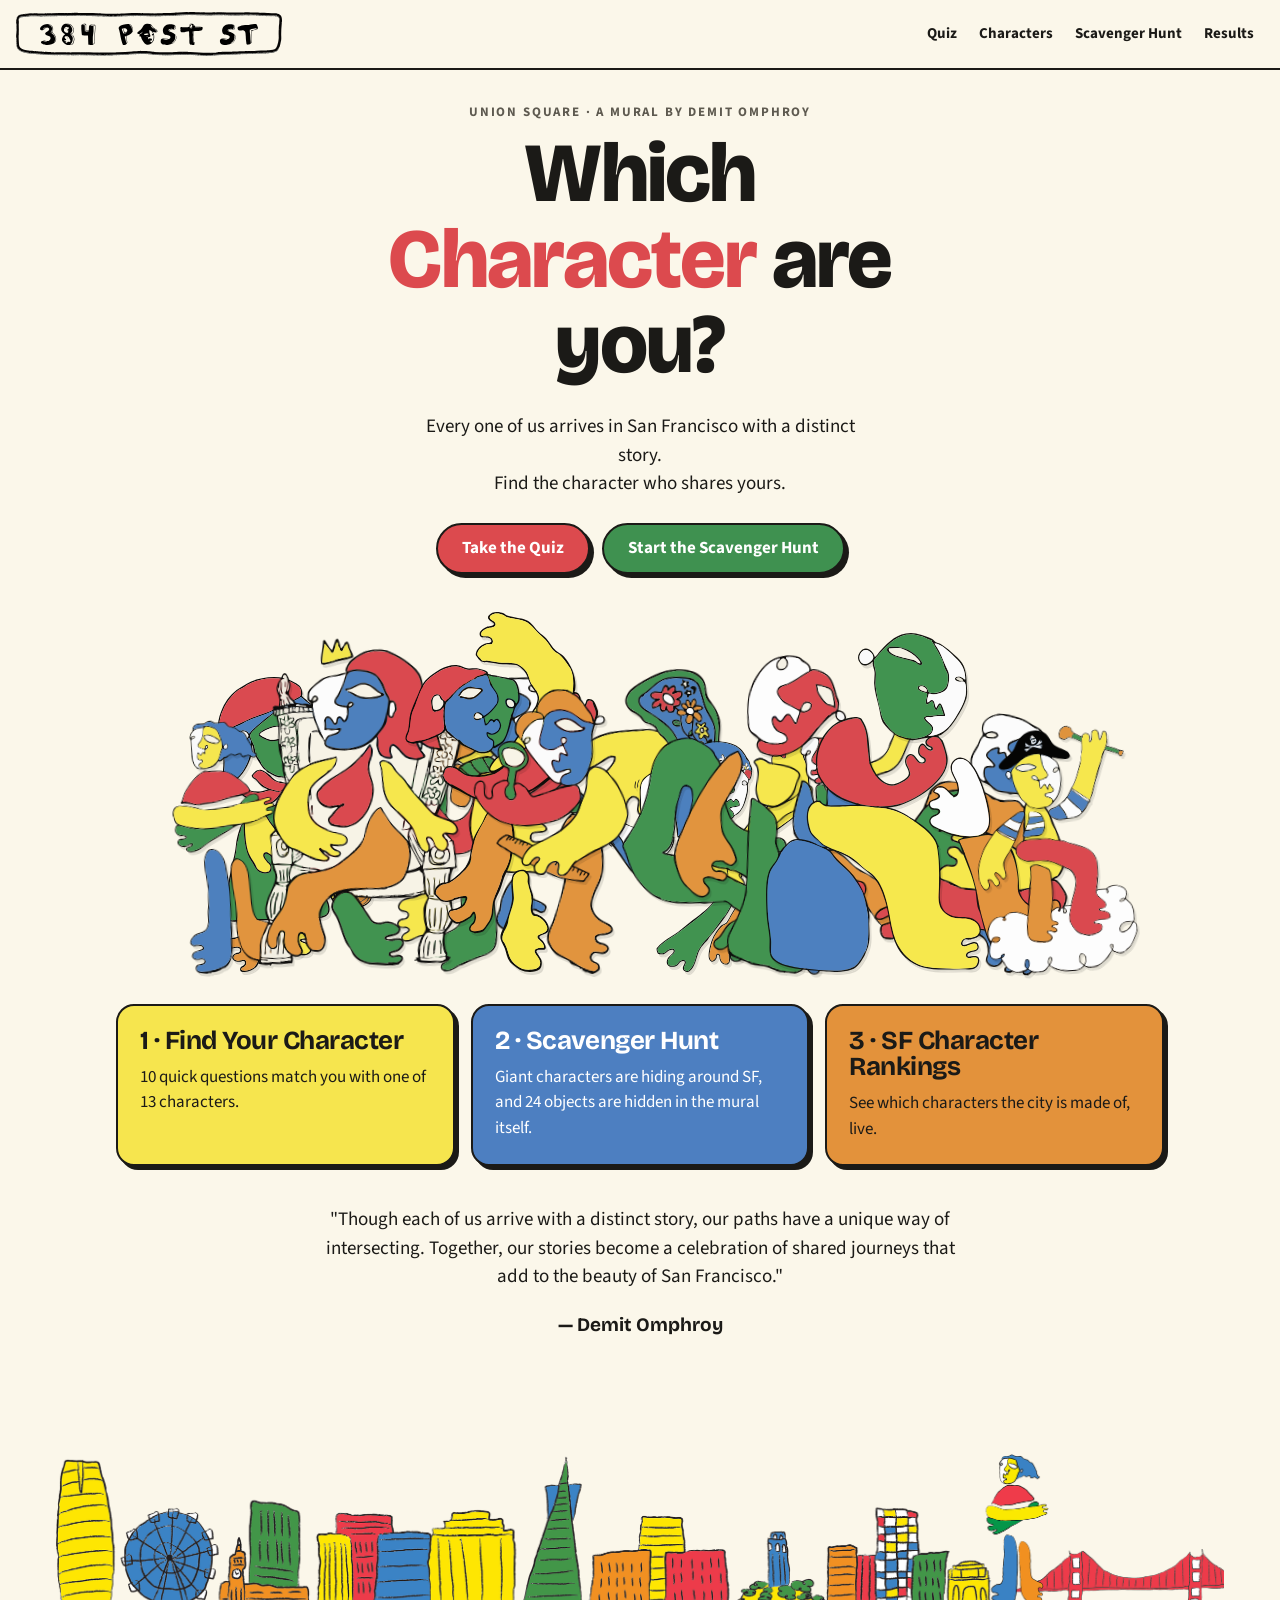
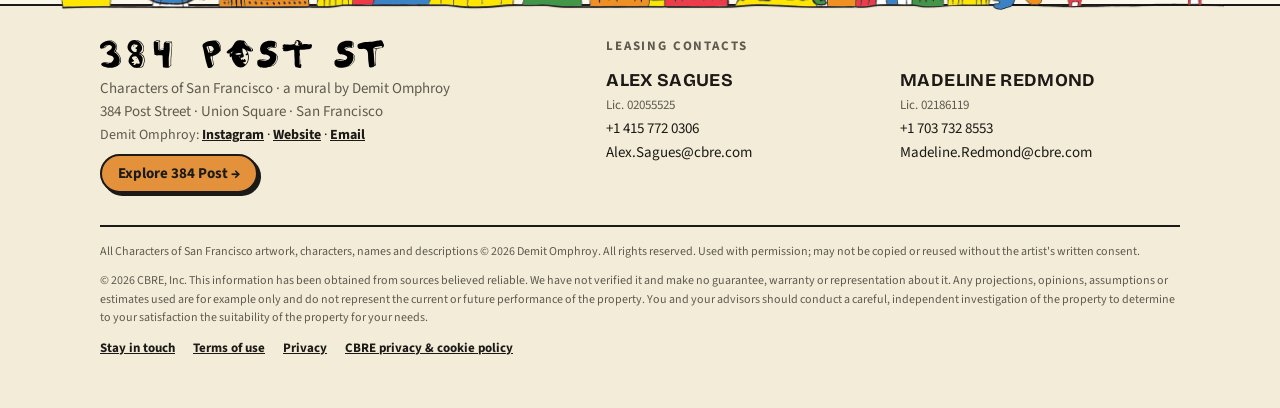
<file: index.html>
<!doctype html>
<html lang="en">
<head>
  <meta charset="utf-8">
  <meta name="viewport" content="width=device-width, initial-scale=1, viewport-fit=cover">
  <title>Characters of San Francisco · 384 Post</title>
  <meta name="description" content="Which Character of San Francisco are you? A mural by Demit Omphroy at 384 Post, Union Square.">
  <meta name="theme-color" content="#FBF7EA">
  <link rel="icon" href="favicon.svg" type="image/svg+xml">
  <link rel="icon" href="favicon-32.png" type="image/png" sizes="32x32">
  <link rel="apple-touch-icon" href="apple-touch-icon.png">
  <meta property="og:title" content="Which character are you?">
  <meta property="og:description" content="Take the quiz, then hunt for all 13 giant characters around San Francisco.">
  <meta property="og:image" content="https://384post.github.io/demit/assets/share/og-default.png">
  <meta property="og:url" content="https://384post.github.io/demit/">
  <meta name="twitter:card" content="summary_large_image">
  <link rel="preconnect" href="https://fonts.googleapis.com">
  <link rel="preconnect" href="https://fonts.gstatic.com" crossorigin>
  <link href="https://fonts.googleapis.com/css2?family=Bricolage+Grotesque:opsz,wght@12..96,500;12..96,700;12..96,800&family=Source+Sans+3:wght@400;600;700&display=swap" rel="stylesheet">
  <link rel="stylesheet" href="vendor/leaflet/leaflet.css">
  <link rel="stylesheet" href="css/style.css">
</head>
<body>
  <div id="testBanner" class="test-banner" hidden>
    TEST MODE · progress is simulated · <a href="#/test">turn off</a>
  </div>

  <header class="site-header">
    <a href="#/" class="logo" aria-label="384 Post St — home"><img src="assets/brand/384-post-border.svg" alt="384 Post St"></a>
    <nav class="nav">
      <a href="#/quiz" data-nav="quiz">Quiz</a>
      <a href="#/characters" data-nav="characters">Characters</a>
      <a href="#/hunt" data-nav="hunt">Scavenger Hunt</a>
      <a href="#/results" data-nav="results">Results</a>
    </nav>
  </header>

  <main id="app" tabindex="-1"></main>

  <div class="skyline" aria-hidden="true"><img src="assets/brand/skyline-level.png" alt="" loading="lazy"></div>
  <footer class="site-footer" id="siteFooter"></footer>

  <div id="modal" class="modal" hidden>
    <div class="modal-card" role="dialog" aria-modal="true"></div>
  </div>
  <div id="toast" class="toast" hidden></div>

  <script src="data/config.js"></script>
  <script src="vendor/leaflet/leaflet.js"></script>
  <script src="js/giftcode.js"></script>
  <script src="js/app.js"></script>
</body>
</html>
</file>
<file: vendor/leaflet/leaflet.css>
/* required styles */

.leaflet-pane,
.leaflet-tile,
.leaflet-marker-icon,
.leaflet-marker-shadow,
.leaflet-tile-container,
.leaflet-pane > svg,
.leaflet-pane > canvas,
.leaflet-zoom-box,
.leaflet-image-layer,
.leaflet-layer {
	position: absolute;
	left: 0;
	top: 0;
	}
.leaflet-container {
	overflow: hidden;
	}
.leaflet-tile,
.leaflet-marker-icon,
.leaflet-marker-shadow {
	-webkit-user-select: none;
	   -moz-user-select: none;
	        user-select: none;
	  -webkit-user-drag: none;
	}
/* Prevents IE11 from highlighting tiles in blue */
.leaflet-tile::selection {
	background: transparent;
}
/* Safari renders non-retina tile on retina better with this, but Chrome is worse */
.leaflet-safari .leaflet-tile {
	image-rendering: -webkit-optimize-contrast;
	}
/* hack that prevents hw layers "stretching" when loading new tiles */
.leaflet-safari .leaflet-tile-container {
	width: 1600px;
	height: 1600px;
	-webkit-transform-origin: 0 0;
	}
.leaflet-marker-icon,
.leaflet-marker-shadow {
	display: block;
	}
/* .leaflet-container svg: reset svg max-width decleration shipped in Joomla! (joomla.org) 3.x */
/* .leaflet-container img: map is broken in FF if you have max-width: 100% on tiles */
.leaflet-container .leaflet-overlay-pane svg {
	max-width: none !important;
	max-height: none !important;
	}
.leaflet-container .leaflet-marker-pane img,
.leaflet-container .leaflet-shadow-pane img,
.leaflet-container .leaflet-tile-pane img,
.leaflet-container img.leaflet-image-layer,
.leaflet-container .leaflet-tile {
	max-width: none !important;
	max-height: none !important;
	width: auto;
	padding: 0;
	}

.leaflet-container img.leaflet-tile {
	/* See: https://bugs.chromium.org/p/chromium/issues/detail?id=600120 */
	mix-blend-mode: plus-lighter;
}

.leaflet-container.leaflet-touch-zoom {
	-ms-touch-action: pan-x pan-y;
	touch-action: pan-x pan-y;
	}
.leaflet-container.leaflet-touch-drag {
	-ms-touch-action: pinch-zoom;
	/* Fallback for FF which doesn't support pinch-zoom */
	touch-action: none;
	touch-action: pinch-zoom;
}
.leaflet-container.leaflet-touch-drag.leaflet-touch-zoom {
	-ms-touch-action: none;
	touch-action: none;
}
.leaflet-container {
	-webkit-tap-highlight-color: transparent;
}
.leaflet-container a {
	-webkit-tap-highlight-color: rgba(51, 181, 229, 0.4);
}
.leaflet-tile {
	filter: inherit;
	visibility: hidden;
	}
.leaflet-tile-loaded {
	visibility: inherit;
	}
.leaflet-zoom-box {
	width: 0;
	height: 0;
	-moz-box-sizing: border-box;
	     box-sizing: border-box;
	z-index: 800;
	}
/* workaround for https://bugzilla.mozilla.org/show_bug.cgi?id=888319 */
.leaflet-overlay-pane svg {
	-moz-user-select: none;
	}

.leaflet-pane         { z-index: 400; }

.leaflet-tile-pane    { z-index: 200; }
.leaflet-overlay-pane { z-index: 400; }
.leaflet-shadow-pane  { z-index: 500; }
.leaflet-marker-pane  { z-index: 600; }
.leaflet-tooltip-pane   { z-index: 650; }
.leaflet-popup-pane   { z-index: 700; }

.leaflet-map-pane canvas { z-index: 100; }
.leaflet-map-pane svg    { z-index: 200; }

.leaflet-vml-shape {
	width: 1px;
	height: 1px;
	}
.lvml {
	behavior: url(#default#VML);
	display: inline-block;
	position: absolute;
	}


/* control positioning */

.leaflet-control {
	position: relative;
	z-index: 800;
	pointer-events: visiblePainted; /* IE 9-10 doesn't have auto */
	pointer-events: auto;
	}
.leaflet-top,
.leaflet-bottom {
	position: absolute;
	z-index: 1000;
	pointer-events: none;
	}
.leaflet-top {
	top: 0;
	}
.leaflet-right {
	right: 0;
	}
.leaflet-bottom {
	bottom: 0;
	}
.leaflet-left {
	left: 0;
	}
.leaflet-control {
	float: left;
	clear: both;
	}
.leaflet-right .leaflet-control {
	float: right;
	}
.leaflet-top .leaflet-control {
	margin-top: 10px;
	}
.leaflet-bottom .leaflet-control {
	margin-bottom: 10px;
	}
.leaflet-left .leaflet-control {
	margin-left: 10px;
	}
.leaflet-right .leaflet-control {
	margin-right: 10px;
	}


/* zoom and fade animations */

.leaflet-fade-anim .leaflet-popup {
	opacity: 0;
	-webkit-transition: opacity 0.2s linear;
	   -moz-transition: opacity 0.2s linear;
	        transition: opacity 0.2s linear;
	}
.leaflet-fade-anim .leaflet-map-pane .leaflet-popup {
	opacity: 1;
	}
.leaflet-zoom-animated {
	-webkit-transform-origin: 0 0;
	    -ms-transform-origin: 0 0;
	        transform-origin: 0 0;
	}
svg.leaflet-zoom-animated {
	will-change: transform;
}

.leaflet-zoom-anim .leaflet-zoom-animated {
	-webkit-transition: -webkit-transform 0.25s cubic-bezier(0,0,0.25,1);
	   -moz-transition:    -moz-transform 0.25s cubic-bezier(0,0,0.25,1);
	        transition:         transform 0.25s cubic-bezier(0,0,0.25,1);
	}
.leaflet-zoom-anim .leaflet-tile,
.leaflet-pan-anim .leaflet-tile {
	-webkit-transition: none;
	   -moz-transition: none;
	        transition: none;
	}

.leaflet-zoom-anim .leaflet-zoom-hide {
	visibility: hidden;
	}


/* cursors */

.leaflet-interactive {
	cursor: pointer;
	}
.leaflet-grab {
	cursor: -webkit-grab;
	cursor:    -moz-grab;
	cursor:         grab;
	}
.leaflet-crosshair,
.leaflet-crosshair .leaflet-interactive {
	cursor: crosshair;
	}
.leaflet-popup-pane,
.leaflet-control {
	cursor: auto;
	}
.leaflet-dragging .leaflet-grab,
.leaflet-dragging .leaflet-grab .leaflet-interactive,
.leaflet-dragging .leaflet-marker-draggable {
	cursor: move;
	cursor: -webkit-grabbing;
	cursor:    -moz-grabbing;
	cursor:         grabbing;
	}

/* marker & overlays interactivity */
.leaflet-marker-icon,
.leaflet-marker-shadow,
.leaflet-image-layer,
.leaflet-pane > svg path,
.leaflet-tile-container {
	pointer-events: none;
	}

.leaflet-marker-icon.leaflet-interactive,
.leaflet-image-layer.leaflet-interactive,
.leaflet-pane > svg path.leaflet-interactive,
svg.leaflet-image-layer.leaflet-interactive path {
	pointer-events: visiblePainted; /* IE 9-10 doesn't have auto */
	pointer-events: auto;
	}

/* visual tweaks */

.leaflet-container {
	background: #ddd;
	outline-offset: 1px;
	}
.leaflet-container a {
	color: #0078A8;
	}
.leaflet-zoom-box {
	border: 2px dotted #38f;
	background: rgba(255,255,255,0.5);
	}


/* general typography */
.leaflet-container {
	font-family: "Helvetica Neue", Arial, Helvetica, sans-serif;
	font-size: 12px;
	font-size: 0.75rem;
	line-height: 1.5;
	}


/* general toolbar styles */

.leaflet-bar {
	box-shadow: 0 1px 5px rgba(0,0,0,0.65);
	border-radius: 4px;
	}
.leaflet-bar a {
	background-color: #fff;
	border-bottom: 1px solid #ccc;
	width: 26px;
	height: 26px;
	line-height: 26px;
	display: block;
	text-align: center;
	text-decoration: none;
	color: black;
	}
.leaflet-bar a,
.leaflet-control-layers-toggle {
	background-position: 50% 50%;
	background-repeat: no-repeat;
	display: block;
	}
.leaflet-bar a:hover,
.leaflet-bar a:focus {
	background-color: #f4f4f4;
	}
.leaflet-bar a:first-child {
	border-top-left-radius: 4px;
	border-top-right-radius: 4px;
	}
.leaflet-bar a:last-child {
	border-bottom-left-radius: 4px;
	border-bottom-right-radius: 4px;
	border-bottom: none;
	}
.leaflet-bar a.leaflet-disabled {
	cursor: default;
	background-color: #f4f4f4;
	color: #bbb;
	}

.leaflet-touch .leaflet-bar a {
	width: 30px;
	height: 30px;
	line-height: 30px;
	}
.leaflet-touch .leaflet-bar a:first-child {
	border-top-left-radius: 2px;
	border-top-right-radius: 2px;
	}
.leaflet-touch .leaflet-bar a:last-child {
	border-bottom-left-radius: 2px;
	border-bottom-right-radius: 2px;
	}

/* zoom control */

.leaflet-control-zoom-in,
.leaflet-control-zoom-out {
	font: bold 18px 'Lucida Console', Monaco, monospace;
	text-indent: 1px;
	}

.leaflet-touch .leaflet-control-zoom-in, .leaflet-touch .leaflet-control-zoom-out  {
	font-size: 22px;
	}


/* layers control */

.leaflet-control-layers {
	box-shadow: 0 1px 5px rgba(0,0,0,0.4);
	background: #fff;
	border-radius: 5px;
	}
.leaflet-control-layers-toggle {
	background-image: url(images/layers.png);
	width: 36px;
	height: 36px;
	}
.leaflet-retina .leaflet-control-layers-toggle {
	background-image: url(images/layers-2x.png);
	background-size: 26px 26px;
	}
.leaflet-touch .leaflet-control-layers-toggle {
	width: 44px;
	height: 44px;
	}
.leaflet-control-layers .leaflet-control-layers-list,
.leaflet-control-layers-expanded .leaflet-control-layers-toggle {
	display: none;
	}
.leaflet-control-layers-expanded .leaflet-control-layers-list {
	display: block;
	position: relative;
	}
.leaflet-control-layers-expanded {
	padding: 6px 10px 6px 6px;
	color: #333;
	background: #fff;
	}
.leaflet-control-layers-scrollbar {
	overflow-y: scroll;
	overflow-x: hidden;
	padding-right: 5px;
	}
.leaflet-control-layers-selector {
	margin-top: 2px;
	position: relative;
	top: 1px;
	}
.leaflet-control-layers label {
	display: block;
	font-size: 13px;
	font-size: 1.08333em;
	}
.leaflet-control-layers-separator {
	height: 0;
	border-top: 1px solid #ddd;
	margin: 5px -10px 5px -6px;
	}

/* Default icon URLs */
.leaflet-default-icon-path { /* used only in path-guessing heuristic, see L.Icon.Default */
	background-image: url(images/marker-icon.png);
	}


/* attribution and scale controls */

.leaflet-container .leaflet-control-attribution {
	background: #fff;
	background: rgba(255, 255, 255, 0.8);
	margin: 0;
	}
.leaflet-control-attribution,
.leaflet-control-scale-line {
	padding: 0 5px;
	color: #333;
	line-height: 1.4;
	}
.leaflet-control-attribution a {
	text-decoration: none;
	}
.leaflet-control-attribution a:hover,
.leaflet-control-attribution a:focus {
	text-decoration: underline;
	}
.leaflet-attribution-flag {
	display: inline !important;
	vertical-align: baseline !important;
	width: 1em;
	height: 0.6669em;
	}
.leaflet-left .leaflet-control-scale {
	margin-left: 5px;
	}
.leaflet-bottom .leaflet-control-scale {
	margin-bottom: 5px;
	}
.leaflet-control-scale-line {
	border: 2px solid #777;
	border-top: none;
	line-height: 1.1;
	padding: 2px 5px 1px;
	white-space: nowrap;
	-moz-box-sizing: border-box;
	     box-sizing: border-box;
	background: rgba(255, 255, 255, 0.8);
	text-shadow: 1px 1px #fff;
	}
.leaflet-control-scale-line:not(:first-child) {
	border-top: 2px solid #777;
	border-bottom: none;
	margin-top: -2px;
	}
.leaflet-control-scale-line:not(:first-child):not(:last-child) {
	border-bottom: 2px solid #777;
	}

.leaflet-touch .leaflet-control-attribution,
.leaflet-touch .leaflet-control-layers,
.leaflet-touch .leaflet-bar {
	box-shadow: none;
	}
.leaflet-touch .leaflet-control-layers,
.leaflet-touch .leaflet-bar {
	border: 2px solid rgba(0,0,0,0.2);
	background-clip: padding-box;
	}


/* popup */

.leaflet-popup {
	position: absolute;
	text-align: center;
	margin-bottom: 20px;
	}
.leaflet-popup-content-wrapper {
	padding: 1px;
	text-align: left;
	border-radius: 12px;
	}
.leaflet-popup-content {
	margin: 13px 24px 13px 20px;
	line-height: 1.3;
	font-size: 13px;
	font-size: 1.08333em;
	min-height: 1px;
	}
.leaflet-popup-content p {
	margin: 17px 0;
	margin: 1.3em 0;
	}
.leaflet-popup-tip-container {
	width: 40px;
	height: 20px;
	position: absolute;
	left: 50%;
	margin-top: -1px;
	margin-left: -20px;
	overflow: hidden;
	pointer-events: none;
	}
.leaflet-popup-tip {
	width: 17px;
	height: 17px;
	padding: 1px;

	margin: -10px auto 0;
	pointer-events: auto;

	-webkit-transform: rotate(45deg);
	   -moz-transform: rotate(45deg);
	    -ms-transform: rotate(45deg);
	        transform: rotate(45deg);
	}
.leaflet-popup-content-wrapper,
.leaflet-popup-tip {
	background: white;
	color: #333;
	box-shadow: 0 3px 14px rgba(0,0,0,0.4);
	}
.leaflet-container a.leaflet-popup-close-button {
	position: absolute;
	top: 0;
	right: 0;
	border: none;
	text-align: center;
	width: 24px;
	height: 24px;
	font: 16px/24px Tahoma, Verdana, sans-serif;
	color: #757575;
	text-decoration: none;
	background: transparent;
	}
.leaflet-container a.leaflet-popup-close-button:hover,
.leaflet-container a.leaflet-popup-close-button:focus {
	color: #585858;
	}
.leaflet-popup-scrolled {
	overflow: auto;
	}

.leaflet-oldie .leaflet-popup-content-wrapper {
	-ms-zoom: 1;
	}
.leaflet-oldie .leaflet-popup-tip {
	width: 24px;
	margin: 0 auto;

	-ms-filter: "progid:DXImageTransform.Microsoft.Matrix(M11=0.70710678, M12=0.70710678, M21=-0.70710678, M22=0.70710678)";
	filter: progid:DXImageTransform.Microsoft.Matrix(M11=0.70710678, M12=0.70710678, M21=-0.70710678, M22=0.70710678);
	}

.leaflet-oldie .leaflet-control-zoom,
.leaflet-oldie .leaflet-control-layers,
.leaflet-oldie .leaflet-popup-content-wrapper,
.leaflet-oldie .leaflet-popup-tip {
	border: 1px solid #999;
	}


/* div icon */

.leaflet-div-icon {
	background: #fff;
	border: 1px solid #666;
	}


/* Tooltip */
/* Base styles for the element that has a tooltip */
.leaflet-tooltip {
	position: absolute;
	padding: 6px;
	background-color: #fff;
	border: 1px solid #fff;
	border-radius: 3px;
	color: #222;
	white-space: nowrap;
	-webkit-user-select: none;
	-moz-user-select: none;
	-ms-user-select: none;
	user-select: none;
	pointer-events: none;
	box-shadow: 0 1px 3px rgba(0,0,0,0.4);
	}
.leaflet-tooltip.leaflet-interactive {
	cursor: pointer;
	pointer-events: auto;
	}
.leaflet-tooltip-top:before,
.leaflet-tooltip-bottom:before,
.leaflet-tooltip-left:before,
.leaflet-tooltip-right:before {
	position: absolute;
	pointer-events: none;
	border: 6px solid transparent;
	background: transparent;
	content: "";
	}

/* Directions */

.leaflet-tooltip-bottom {
	margin-top: 6px;
}
.leaflet-tooltip-top {
	margin-top: -6px;
}
.leaflet-tooltip-bottom:before,
.leaflet-tooltip-top:before {
	left: 50%;
	margin-left: -6px;
	}
.leaflet-tooltip-top:before {
	bottom: 0;
	margin-bottom: -12px;
	border-top-color: #fff;
	}
.leaflet-tooltip-bottom:before {
	top: 0;
	margin-top: -12px;
	margin-left: -6px;
	border-bottom-color: #fff;
	}
.leaflet-tooltip-left {
	margin-left: -6px;
}
.leaflet-tooltip-right {
	margin-left: 6px;
}
.leaflet-tooltip-left:before,
.leaflet-tooltip-right:before {
	top: 50%;
	margin-top: -6px;
	}
.leaflet-tooltip-left:before {
	right: 0;
	margin-right: -12px;
	border-left-color: #fff;
	}
.leaflet-tooltip-right:before {
	left: 0;
	margin-left: -12px;
	border-right-color: #fff;
	}

/* Printing */

@media print {
	/* Prevent printers from removing background-images of controls. */
	.leaflet-control {
		-webkit-print-color-adjust: exact;
		print-color-adjust: exact;
		}
	}
</file>
<file: css/style.css>
/* 384 Post · Characters of San Francisco — styles
   Palette pulled from demit's mural: cream paper, ink outline, and his five paint colors. */
:root {
  --paper: #FBF7EA;
  --paper-2: #F3ECD8;
  --ink: #1B1A17;
  --ink-soft: #5E5A50;
  --red: #DC4A4E;
  --blue: #4D7FC1;
  --yellow: #F6E54E;
  --green: #3F9150;
  --orange: #E3923B;
  --radius: 18px;
  --line: 2.5px solid var(--ink);
  --shadow: 4px 4px 0 var(--ink);
  --display: "Bricolage Grotesque", "Arial Black", system-ui, sans-serif;
  --body: "Source Sans 3", system-ui, -apple-system, sans-serif;
}
* { box-sizing: border-box; }
html { -webkit-text-size-adjust: 100%; }
body {
  margin: 0; background: var(--paper); color: var(--ink);
  font: 17px/1.5 var(--body);
  min-height: 100vh; display: flex; flex-direction: column;
}
img { max-width: 100%; display: block; }
a { color: inherit; }
main { flex: 1; width: 100%; max-width: 1080px; margin: 0 auto; padding: 0 16px 48px; outline: none; }
h1, h2, h3 { font-family: var(--display); line-height: 1.02; margin: 0 0 .4em; letter-spacing: -.02em; }
h1 { font-size: clamp(40px, 9vw, 84px); font-weight: 800; }
h2 { font-size: clamp(28px, 6vw, 44px); font-weight: 800; }
h3 { font-size: 22px; font-weight: 700; }
p { margin: 0 0 1em; }
.eyebrow { font: 700 13px/1 var(--body); letter-spacing: .14em; text-transform: uppercase; color: var(--ink-soft); margin-bottom: 12px; }
.muted { color: var(--ink-soft); }
.center { text-align: center; }

/* ---------- Header / footer ---------- */
.site-header {
  position: sticky; top: 0; z-index: 900; background: var(--paper);
  display: flex; align-items: center; justify-content: space-between; gap: 12px;
  padding: 12px 16px; border-bottom: var(--line);
}
.logo { display: block; line-height: 0; flex-shrink: 0; }
.logo img { height: 44px; width: auto; }
.nav { display: flex; gap: 2px; }
/* Phones: demit's lettering gets its own row, menu underneath */
@media (max-width: 640px) {
  .site-header { position: static; flex-direction: column; gap: 10px; padding: 14px 12px 10px; }
  .logo img { height: 40px; }
  .nav { width: 100%; justify-content: space-between; }
}
.nav a { text-decoration: none; font-weight: 700; font-size: 15px; padding: 7px 10px; border-radius: 999px; }
.nav a.active { background: var(--ink); color: var(--paper); }
@media (max-width: 420px) { .nav a { padding: 7px 7px; font-size: 14px; } }
.site-footer { border-top: var(--line); padding: 20px 16px 32px; text-align: center; font-size: 14px; color: var(--ink-soft); }
.site-footer p { margin: 2px 0; }
.test-banner { background: var(--yellow); border-bottom: var(--line); text-align: center; font-weight: 700; font-size: 13px; padding: 6px; letter-spacing: .04em; }

/* ---------- Buttons ---------- */
.btn {
  display: inline-flex; align-items: center; justify-content: center; gap: 8px;
  font: 700 17px/1 var(--body); color: var(--ink); text-decoration: none;
  background: var(--yellow); border: var(--line); border-radius: 999px;
  padding: 15px 24px; box-shadow: var(--shadow); cursor: pointer;
  transition: transform .12s, box-shadow .12s; -webkit-tap-highlight-color: transparent;
}
.btn:hover { transform: translate(-1px, -1px); box-shadow: 5px 5px 0 var(--ink); }
.btn:active { transform: translate(3px, 3px); box-shadow: 1px 1px 0 var(--ink); }
.btn.red { background: var(--red); color: #fff; }
.btn.blue { background: var(--blue); color: #fff; }
.btn.green { background: var(--green); color: #fff; }
.btn.orange { background: var(--orange); }
.btn.ghost { background: var(--paper); }
.btn.small { font-size: 15px; padding: 10px 16px; box-shadow: 3px 3px 0 var(--ink); }
.btn[disabled] { opacity: .45; pointer-events: none; }
.btn-row { display: flex; flex-wrap: wrap; gap: 12px; }
.btn-row.center { justify-content: center; }
.linkish { background: none; border: 0; padding: 0; font: inherit; text-decoration: underline; cursor: pointer; color: var(--ink-soft); }

/* ---------- Home ---------- */
.hero { padding: 36px 0 12px; text-align: center; }
.hero h1 { max-width: 12ch; margin: 0 auto .3em; }
.hero h1 em { font-style: normal; color: var(--red); }
.hero p { max-width: 50ch; margin: 0 auto 24px; font-size: 19px; }
.parade { position: relative; height: clamp(220px, 42vw, 360px); margin: 8px auto 28px; max-width: 900px; }
.parade img { position: absolute; bottom: 0; height: var(--h); left: var(--x); transform: translateX(-50%) rotate(var(--r)); animation: bob 4s ease-in-out infinite; animation-delay: var(--d); filter: drop-shadow(2px 3px 0 rgba(0,0,0,.12)); }
@keyframes bob { 50% { transform: translateX(-50%) rotate(var(--r)) translateY(-8px); } }
.cards3 { display: grid; gap: 16px; grid-template-columns: repeat(auto-fit, minmax(240px, 1fr)); margin: 32px 0; }
.tile { border: var(--line); border-radius: var(--radius); padding: 22px; background: #fff; box-shadow: var(--shadow); text-decoration: none; display: block; }
.tile:nth-child(1) { background: var(--yellow); }
.tile:nth-child(2) { background: var(--blue); color: #fff; }
.tile:nth-child(3) { background: var(--orange); }
.tile h3 { font-size: 26px; }
.tile p { margin: 0; }
.statement { max-width: 640px; margin: 40px auto 0; text-align: center; font-size: 19px; }
.statement .sig { font-family: var(--display); font-weight: 700; }

/* ---------- Quiz ---------- */
.quiz { max-width: 640px; margin: 0 auto; padding-top: 28px; }
.quiz-progress { display: flex; gap: 6px; margin-bottom: 26px; }
.quiz-progress span { flex: 1; height: 8px; border-radius: 9px; border: 2px solid var(--ink); background: var(--paper); }
.quiz-progress span.done { background: var(--ink); }
.quiz-progress span.now { background: var(--yellow); }
.quiz h2 { margin-bottom: 22px; }
.answers { display: grid; gap: 12px; }
.answer {
  text-align: left; font: 600 18px/1.3 var(--body); color: var(--ink);
  background: #fff; border: var(--line); border-radius: 16px; padding: 18px 20px;
  box-shadow: 3px 3px 0 var(--ink); cursor: pointer; transition: transform .1s, background .15s;
}
.answer:nth-child(1):hover, .answer:nth-child(1).picked { background: var(--yellow); }
.answer:nth-child(2):hover, .answer:nth-child(2).picked { background: #A9C4EA; }
.answer:nth-child(3):hover, .answer:nth-child(3).picked { background: #F4B6A7; }
.answer:nth-child(4):hover, .answer:nth-child(4).picked { background: #A9D3B1; }
.answer:active { transform: translate(2px, 2px); box-shadow: 1px 1px 0 var(--ink); }
.quiz-nav { display: flex; justify-content: space-between; margin-top: 22px; }
.draft-tag { display: inline-block; font-size: 12px; font-weight: 700; border: 2px dashed var(--ink-soft); color: var(--ink-soft); border-radius: 6px; padding: 1px 6px; margin-bottom: 10px; }
.reveal { text-align: center; padding: 80px 0; }
.reveal .spin { width: 120px; height: 120px; margin: 0 auto 20px; border-radius: 50%; border: var(--line); background: conic-gradient(var(--red) 0 20%, var(--yellow) 0 40%, var(--blue) 0 60%, var(--green) 0 80%, var(--orange) 0); animation: spin 1s linear infinite; }
@keyframes spin { to { transform: rotate(360deg); } }

/* ---------- Character profile ---------- */
.profile { display: grid; gap: 28px; padding-top: 28px; align-items: start; }
@media (min-width: 820px) { .profile { grid-template-columns: 1fr 1.1fr; } }
.art-stage { position: relative; border: var(--line); border-radius: 26px; background: var(--c, var(--yellow)); box-shadow: var(--shadow); padding: 28px; display: grid; place-items: center; min-height: 340px; overflow: hidden; }
.art-stage::before { content: ""; position: absolute; inset: 14%; border-radius: 50%; background: rgba(251,247,234,.55); }
.art-stage img { position: relative; max-height: 440px; width: auto; animation: pop .6s cubic-bezier(.2,1.6,.4,1) both; }
@keyframes pop { from { transform: scale(.4) rotate(-8deg); opacity: 0; } }
.youare { font: 700 20px/1 var(--display); margin-bottom: 6px; }
.chips { display: flex; flex-wrap: wrap; gap: 8px; margin: 14px 0 20px; }
.chip { border: 2px solid var(--ink); border-radius: 999px; padding: 5px 12px; font-size: 14px; font-weight: 600; background: #fff; }
.chip b { font-weight: 700; color: var(--ink-soft); margin-right: 4px; }
.swatch { display: inline-block; width: 12px; height: 12px; border-radius: 50%; border: 1.5px solid var(--ink); vertical-align: -1px; margin-right: 5px; }
.facts { display: grid; gap: 10px; margin: 20px 0; }
.fact { border-left: 5px solid var(--c, var(--ink)); padding: 2px 0 2px 12px; }
.fact b { display: block; font-size: 13px; text-transform: uppercase; letter-spacing: .1em; color: var(--ink-soft); }
.pair-grid { display: grid; grid-template-columns: 1fr 1fr; gap: 12px; margin: 10px 0 24px; }
.mini { display: flex; align-items: center; gap: 10px; border: var(--line); border-radius: 16px; padding: 10px; background: #fff; text-decoration: none; }
.mini img { width: 54px; height: 64px; object-fit: contain; }
.mini small { display: block; color: var(--ink-soft); font-size: 13px; line-height: 1.2; }
.mini strong { font-family: var(--display); font-size: 19px; }
.spot-card { border: var(--line); border-radius: 18px; padding: 16px; background: var(--paper-2); margin-bottom: 20px; }

/* ---------- Gallery ---------- */
.gallery { display: grid; grid-template-columns: repeat(auto-fill, minmax(150px, 1fr)); gap: 14px; margin-top: 20px; }
.g-item { border: var(--line); border-radius: 20px; background: #fff; padding: 12px; text-decoration: none; text-align: center; box-shadow: 3px 3px 0 var(--ink); transition: transform .12s; }
.g-item:hover { transform: rotate(-1.5deg) translateY(-3px); }
.g-item .pic { height: 150px; display: grid; place-items: center; border-radius: 14px; background: var(--c); margin-bottom: 8px; }
.g-item .pic img { max-height: 135px; width: auto; }
.g-item strong { font-family: var(--display); font-size: 20px; display: block; }
.g-item small { color: var(--ink-soft); font-size: 13px; }

/* ---------- Hunt ---------- */
.hunt-head { padding-top: 26px; display: grid; gap: 14px; }
@media (min-width: 820px) { .hunt-head { grid-template-columns: 1.4fr 1fr; align-items: end; } }
.counter { font: 800 56px/1 var(--display); }
.counter small { font-size: 22px; color: var(--ink-soft); }
.meter { height: 16px; border: var(--line); border-radius: 99px; overflow: hidden; background: #fff; margin: 8px 0 4px; }
.meter i { display: block; height: 100%; background: linear-gradient(90deg, var(--red), var(--orange), var(--yellow), var(--green), var(--blue)); transition: width .6s; }
.loc-status { font-size: 14px; color: var(--ink-soft); margin-top: 8px; }
.loc-status.on::before { content: ""; display: inline-block; width: 9px; height: 9px; border-radius: 50%; background: var(--green); margin-right: 6px; animation: blink 1.4s infinite; }
@keyframes blink { 50% { opacity: .2; } }
#map { height: 56vh; min-height: 340px; border: var(--line); border-radius: 22px; margin: 18px 0; box-shadow: var(--shadow); z-index: 1; }
.leaflet-container { font-family: var(--body); background: var(--paper-2); }
.pin { width: 52px; height: 52px; border-radius: 50%; border: 2.5px solid var(--ink); background: var(--c); display: grid; place-items: center; box-shadow: 2px 2px 0 var(--ink); }
.pin img { width: 40px; height: 42px; object-fit: contain; }
.pin.locked { background: #fff; }
.pin.locked img { filter: brightness(0); opacity: .3; }
.pin .star { position: absolute; top: -8px; right: -8px; background: var(--yellow); border: 2px solid var(--ink); border-radius: 50%; width: 22px; height: 22px; font-size: 12px; display: grid; place-items: center; }
.pin.mine { outline: 3px dashed var(--red); outline-offset: 3px; }
.me-dot { width: 18px; height: 18px; border-radius: 50%; background: var(--blue); border: 3px solid #fff; box-shadow: 0 0 0 2px var(--ink), 0 0 0 10px rgba(77,127,193,.25); }
.leaflet-popup-content-wrapper { border: var(--line); border-radius: 16px; box-shadow: var(--shadow); }
.leaflet-popup-content { margin: 12px 14px; font-size: 15px; }
.leaflet-popup-content h4 { font: 800 19px/1.1 var(--display); margin: 0 0 4px; }
.hunt-list { display: grid; gap: 12px; grid-template-columns: repeat(auto-fill, minmax(290px, 1fr)); }
.h-card { display: grid; grid-template-columns: 70px 1fr; gap: 12px; align-items: center; border: var(--line); border-radius: 18px; background: #fff; padding: 12px; }
.h-card .pic { width: 70px; height: 80px; border-radius: 12px; display: grid; place-items: center; background: var(--c); }
.h-card .pic img { max-height: 70px; width: auto; }
.h-card.locked .pic { background: var(--paper-2); }
.h-card.locked .pic img { filter: brightness(0); opacity: .25; }
.h-card h4 { margin: 0; font: 800 19px/1.1 var(--display); }
.h-card .meta { font-size: 14px; color: var(--ink-soft); }
.h-card .acts { display: flex; flex-wrap: wrap; gap: 6px; margin-top: 6px; }
.h-card .acts .btn { font-size: 13px; padding: 7px 11px; box-shadow: 2px 2px 0 var(--ink); }
.badge { display: inline-block; font-size: 11px; font-weight: 700; letter-spacing: .06em; text-transform: uppercase; border: 1.5px solid var(--ink); border-radius: 6px; padding: 1px 5px; margin-left: 4px; vertical-align: 2px; background: var(--yellow); }
.badge.found { background: var(--green); color: #fff; }
.badge.mine { background: var(--red); color: #fff; }
.callout { border: var(--line); border-radius: 18px; padding: 16px 18px; background: var(--yellow); margin: 18px 0; }
.callout.blue { background: #DCE7F6; }
.test-tools { border: 2.5px dashed var(--ink); border-radius: 18px; padding: 14px; margin: 18px 0; background: #FFFBE0; }

/* ---------- Results cloud ---------- */
.cloud { position: relative; margin: 24px auto 10px; display: flex; flex-wrap: wrap; justify-content: center; align-items: flex-end; gap: 14px 4px; }
.cloud a { position: relative; display: flex; flex-direction: column; align-items: center; text-decoration: none; text-align: center; transition: transform .2s;
  margin: 0 -2px; transform: translateY(var(--y, 0)) rotate(var(--r, 0deg)); }
.cloud a:hover { transform: translateY(var(--y, 0)) scale(1.06) rotate(-2deg); z-index: 2; }
.cloud img { width: auto; max-width: 100%; object-fit: contain; filter: drop-shadow(3px 4px 0 rgba(0,0,0,.14)); animation: pop .7s cubic-bezier(.2,1.6,.4,1) both; animation-delay: var(--d); }
.cloud .lbl { font: 700 14px/1.1 var(--display); white-space: nowrap; margin-top: 6px; }
.cloud .lbl span { color: var(--ink-soft); font-weight: 500; }
.cloud a.you img { filter: drop-shadow(0 0 0 var(--red)) drop-shadow(3px 4px 0 var(--red)); }
.rank { list-style: none; padding: 0; margin: 28px 0 0; display: grid; gap: 8px; }
.rank li { display: grid; grid-template-columns: 28px 120px 1fr 52px; align-items: center; gap: 10px; font-weight: 600; }
.rank .bar { height: 14px; border: 2px solid var(--ink); border-radius: 99px; background: #fff; overflow: hidden; }
.rank .bar i { display: block; height: 100%; background: var(--c); }
.sample-note { display: inline-block; background: var(--paper-2); border: 2px dashed var(--ink-soft); border-radius: 10px; padding: 6px 12px; font-size: 14px; }

/* ---------- AR view ---------- */
.ar-wrap { padding-top: 22px; }
model-viewer { width: 100%; height: 62vh; min-height: 380px; border: var(--line); border-radius: 24px; background: radial-gradient(circle at 50% 70%, #fff, var(--paper-2)); box-shadow: var(--shadow); --poster-color: transparent; }
.ar-btn { position: absolute; left: 50%; bottom: 18px; transform: translateX(-50%); }
.locked-art { filter: brightness(0); opacity: .25; }

/* ---------- Secret ---------- */
.secret { text-align: center; padding-top: 30px; }
.video { position: relative; aspect-ratio: 16/9; border: var(--line); border-radius: 22px; overflow: hidden; box-shadow: var(--shadow); background: var(--ink); margin: 20px auto; max-width: 820px; }
.video iframe { position: absolute; inset: 0; width: 100%; height: 100%; border: 0; }
.video .ph { position: absolute; inset: 0; display: grid; place-items: center; color: var(--paper); padding: 20px; }
.confetti { position: fixed; inset: 0; pointer-events: none; z-index: 2000; overflow: hidden; }
.confetti i { position: absolute; top: -20px; width: 12px; height: 16px; border: 1.5px solid var(--ink); border-radius: 40% 60% 50% 50%; animation: fall linear forwards; }
@keyframes fall { to { transform: translateY(110vh) rotate(720deg); } }

/* ---------- Modal / toast ---------- */
.modal { position: fixed; inset: 0; z-index: 1500; background: rgba(27,26,23,.55); display: grid; place-items: center; padding: 16px; }
.modal[hidden] { display: none; }
.modal-card { background: var(--paper); border: var(--line); border-radius: 26px; box-shadow: 6px 6px 0 var(--ink); max-width: 440px; width: 100%; padding: 24px; text-align: center; max-height: 92vh; overflow: auto; animation: pop .45s cubic-bezier(.2,1.5,.4,1) both; }
.modal-card .art-stage { min-height: 240px; margin-bottom: 18px; }
.modal-card .art-stage img { max-height: 260px; }
.toast { position: fixed; left: 50%; bottom: 22px; transform: translateX(-50%); background: var(--ink); color: var(--paper); padding: 12px 18px; border-radius: 999px; font-weight: 600; z-index: 2100; max-width: calc(100% - 32px); text-align: center; }
.toast[hidden] { display: none; }

@media (prefers-reduced-motion: reduce) { *, *::before, *::after { animation: none !important; transition: none !important; } }
model-viewer:not(:defined) { display: block; }
model-viewer:not(:defined) > * { display: none; }

/* ---------- Share block (result page) ---------- */
.share-block { text-align: center; margin: 34px auto 6px; max-width: 560px; }
.share-label { font: 700 15px/1 var(--body); letter-spacing: .16em; text-transform: uppercase; color: var(--ink-soft); margin-bottom: 16px; }
.share-row { display: flex; justify-content: center; gap: clamp(6px, 2.2vw, 14px); flex-wrap: wrap; }
.sbtn { width: clamp(48px, 13vw, 62px); height: clamp(48px, 13vw, 62px); border-radius: 50%; border: 0; background: var(--ink); color: #fff; display: grid; place-items: center; cursor: pointer; transition: transform .12s, background .15s; -webkit-tap-highlight-color: transparent; }
.sbtn svg { width: 46%; height: 46%; fill: currentColor; }
.sbtn:hover { transform: translateY(-3px); background: var(--red); }
.sbtn:hover svg g { fill: var(--red); }
.sbtn:active { transform: scale(.94); }
.sbtn:focus-visible { outline: 3px solid var(--blue); outline-offset: 3px; }
.share-hint { font-size: 14px; color: var(--ink-soft); margin: 14px auto 18px; max-width: 42ch; }
.share-hint .linkish { font-size: 14px; }
.btn.results-pill { min-width: min(100%, 300px); background: #E8936E; letter-spacing: .06em; text-transform: uppercase; }
.caption-box { width: 100%; font: 15px/1.4 var(--body); border: 2px solid var(--ink); border-radius: 12px; padding: 10px; background: #fff; resize: none; }

/* ---------- AR size toggle ---------- */
.size-toggle { display: inline-flex; border: var(--line); border-radius: 999px; overflow: hidden; margin: 4px 0 16px; background: #fff; }
.size-toggle a { text-decoration: none; font-weight: 700; padding: 9px 16px; font-size: 15px; }
.size-toggle a small { font-weight: 600; color: var(--ink-soft); margin-left: 4px; }
.size-toggle a.on { background: var(--ink); color: var(--paper); }
.size-toggle a.on small { color: #cfc9b8; }

/* ---------- Map host (shared by Mapbox and the free fallback) ---------- */
#map { overflow: hidden; }
.map-host { width: 100%; height: 100%; }
.mapboxgl-popup-content { border: var(--line); border-radius: 16px; box-shadow: var(--shadow); padding: 12px 14px; font: 15px/1.4 var(--body); background: #fff; }
.mapboxgl-popup-content h4 { font: 800 19px/1.1 var(--display); margin: 0 0 4px; }
.mapboxgl-popup-close-button { font-size: 20px; padding: 2px 8px; }

/* ---------- No sideways wiggle: anything wider than the screen is trimmed at the screen edge ---------- */
html, body { overflow-x: hidden; }
@supports (overflow: clip) { html, body { overflow-x: clip; } }
.cloud.no-anim img { animation: none; }

/* Home parade: on narrower screens it runs edge to edge, so the outer characters
   step off the sides of the screen instead of being trimmed inside the page margin. */
@media (max-width: 1000px) {
  .parade { max-width: none; width: 100vw; margin-left: calc(50% - 50vw); margin-right: 0; }
}

/* ---------- Hunt instructions ---------- */
.linkish.strong { color: var(--ink); font-weight: 700; font-size: 16px; text-underline-offset: 3px; }
.modal-card .howto { text-align: left; }
.modal-card:has(.howto) { max-width: 560px; }
.howto h2 { font-size: 30px; }
.howto ol { padding-left: 22px; margin: 6px 0 0; display: grid; gap: 10px; font-size: 16px; }
.howto li::marker { font-weight: 800; font-family: var(--display); }

/* ---------- Footer ---------- */
.site-footer { text-align: left; padding: 34px 16px 40px; color: var(--ink); background: var(--paper-2); }
.foot-inner { max-width: 1080px; margin: 0 auto; }
.foot-top { display: grid; gap: 28px; }
@media (min-width: 760px) { .foot-top { grid-template-columns: 1fr 1.2fr; align-items: start; } }
.foot-lettering { height: 28px; width: auto; margin-bottom: 10px; }
.foot-tag { margin: 0 0 14px; font-size: 15px; color: var(--ink-soft); }
.foot-contacts { display: grid; gap: 14px; grid-template-columns: repeat(auto-fit, minmax(210px, 1fr)); }
.foot-contacts .eyebrow { grid-column: 1 / -1; margin: 0; }
.contact { display: flex; flex-direction: column; gap: 2px; font-size: 15px; }
.contact b { font-family: var(--display); font-size: 18px; text-transform: uppercase; letter-spacing: .02em; }
.contact span { color: var(--ink-soft); font-size: 13px; }
.contact a { color: var(--ink); text-decoration: none; overflow-wrap: anywhere; }
.contact a:hover { text-decoration: underline; }
.foot-legal { border-top: 2px solid var(--ink); margin-top: 26px; padding-top: 16px; font-size: 12px; line-height: 1.55; color: var(--ink-soft); }
.foot-legal p { margin: 0 0 10px; }
.foot-links { display: flex; flex-wrap: wrap; gap: 6px 18px; font-weight: 700; font-size: 13px; }
.foot-links a { color: var(--ink); }

/* ---------- Terms page ---------- */
.legal { max-width: 720px; margin: 0 auto; padding-top: 28px; }
.legal h3 { margin-top: 26px; font-size: 21px; }
.legal p, .legal li { font-size: 16px; }
.legal ul { padding-left: 20px; display: grid; gap: 8px; }

/* ---------- AR tip ---------- */
.ar-tip { text-align: left; }
.ar-tip h3 { font-size: 26px; }
.ar-tip ol { padding-left: 22px; margin: 6px 0 0; display: grid; gap: 8px; font-size: 16px; }
.ar-tip li::marker { font-weight: 800; font-family: var(--display); }
.ar-prompt { position: absolute; left: 50%; bottom: 90px; transform: translateX(-50%); background: rgba(27,26,23,.82); color: #fff; font: 600 16px/1.3 var(--body); padding: 10px 16px; border-radius: 999px; white-space: nowrap; }
.ar-btn[hidden] { display: none; }

/* ---------- Units toggle ---------- */
.units { display: inline-flex; border: 2px solid var(--ink); border-radius: 999px; overflow: hidden; margin-top: 10px; }
.units button { font: 700 13px/1 var(--body); padding: 6px 12px; border: 0; background: #fff; color: var(--ink); cursor: pointer; }
.units button.on { background: var(--ink); color: var(--paper); }
.cloud a.you .lbl { color: var(--red); }

/* ---------- Hunt tabs (Giant SF Hunt / Hidden in the Mural) ---------- */
.hunt-tabs { display: grid; grid-template-columns: 1fr 1fr; gap: 12px; margin-top: 22px; }
.hunt-tabs a { position: relative; display: flex; flex-direction: column; text-decoration: none; color: var(--ink);
  border: var(--line); border-radius: 18px; background: #fff; box-shadow: 3px 3px 0 var(--ink); overflow: hidden; transition: transform .12s; }
.hunt-tabs a:hover { transform: translate(-1px, -1px); }
.tab-thumb { position: relative; display: flex; align-items: flex-end; justify-content: center; height: 92px; border-bottom: var(--line); overflow: hidden; }
.map-thumb { background-color: #EDE8D6;
  background-image: linear-gradient(28deg, transparent 46%, #fff 46%, #fff 54%, transparent 54%),
    linear-gradient(118deg, transparent 47%, #fff 47%, #fff 52%, transparent 52%),
    linear-gradient(0deg, transparent 70%, #D9E7C9 70%, #D9E7C9 88%, transparent 88%); }
.map-thumb { align-items: center; }
.map-thumb img { height: 70px; width: auto; margin: 0 -8px; filter: drop-shadow(1px 1px 0 rgba(27,26,23,.2)); }
.map-thumb img:nth-child(2) { height: 80px; z-index: 1; }
.tab-pin { position: absolute; top: 10px; right: 12px; width: 16px; height: 16px; border-radius: 50% 50% 50% 0; transform: rotate(-45deg);
  background: var(--red); border: 2px solid var(--ink); }
.obj-thumb { background: var(--paper); align-items: center; gap: 2px; padding: 8px; flex-wrap: nowrap; }
.obj-thumb img { height: 34px; width: 38px; object-fit: contain; }
.obj-thumb img:nth-child(odd) { transform: rotate(-8deg) translateY(-4px); }
.obj-thumb img:nth-child(even) { transform: rotate(7deg) translateY(4px); }
.tab-label { display: block; padding: 10px 12px 12px; font: 800 18px/1.1 var(--display); }
.tab-label small { display: block; font: 600 13px/1.25 var(--body); color: var(--ink-soft); margin-top: 3px; }
.hunt-tabs a.on { background: var(--ink); color: var(--paper); }
.hunt-tabs a.on .tab-label small { color: var(--paper-2); }
.hunt-tabs a:not(.on) .tab-thumb { opacity: .92; }
@media (min-width: 700px) { .obj-thumb img { height: 46px; width: 50px; } .tab-thumb { height: 104px; } }
@media (max-width: 699px) { .map-thumb img:nth-of-type(1), .map-thumb img:nth-of-type(5) { display: none; } .obj-thumb img:nth-of-type(n+5) { display: none; } }
@media (max-width: 420px) { .tab-thumb { height: 76px; } .map-thumb img { height: 54px; margin: 0 -6px; } .map-thumb img:nth-child(2) { height: 62px; }
  .obj-thumb img { height: 26px; width: 26px; } .tab-label { font-size: 16px; padding: 8px 10px 10px; } }

/* ---------- Hidden in the Mural ---------- */
.mural-head { position: relative; }
.obj-cloud { display: flex; flex-wrap: wrap; justify-content: center; align-items: center; gap: 10px 14px;
  margin: 30px 0 10px; padding: 8px 0; row-gap: 22px; --k: 1; }
@media (max-width: 600px) { .obj-cloud, .obj-tray { --k: .72; } .obj-cloud { gap: 6px 8px; } }
.obj { --s: 80px; margin: 0 calc(var(--mx, 0px) * var(--k, 1)); width: max(52px, calc(var(--s) * var(--k, 1))); height: max(52px, calc(var(--s) * var(--k, 1)));
  padding: 4px; border: 0; background: none; cursor: pointer; border-radius: 14px;
  transform: translate(0, var(--y, 0)) rotate(var(--r, 0deg)); transition: transform .15s;
  -webkit-tap-highlight-color: transparent; touch-action: manipulation; }
.obj img { width: 100%; height: 100%; object-fit: contain; display: block; pointer-events: none; }
.obj:hover { transform: translate(0, var(--y, 0)) rotate(var(--r, 0deg)) scale(1.08); }
.obj:focus-visible { outline: 3px solid var(--blue); outline-offset: 2px; }
.obj.got { animation: got .48s ease-in-out forwards; pointer-events: none; }
/* a happy hop: squash, jump, land, then shrink away to the tray */
@keyframes got {
  0%   { transform: translate(0, var(--y)) rotate(var(--r)) scale(1, 1); }
  15%  { transform: translate(0, calc(var(--y) + 4px)) rotate(var(--r)) scale(1.18, .8); }
  40%  { transform: translate(0, calc(var(--y) - 16px)) rotate(calc(var(--r) * -1)) scale(.92, 1.14); }
  60%  { transform: translate(0, var(--y)) rotate(var(--r)) scale(1.1, .92); opacity: 1; }
  100% { transform: translate(0, var(--y)) rotate(var(--r)) scale(.15); opacity: 0; } }
.spark-tick { position: fixed; width: 3px; height: var(--len); margin-left: -1.5px; background: var(--ink); border-radius: 3px;
  z-index: 2000; pointer-events: none; transform-origin: 50% 0;
  animation: tick .55s cubic-bezier(.2,.7,.3,1) both; }
@keyframes tick {
  0%   { transform: rotate(var(--a)) translateY(var(--from)) scaleY(.2); opacity: 0; }
  25%  { opacity: 1; }
  100% { transform: rotate(var(--a)) translateY(var(--to)) scaleY(1); opacity: 0; } }
.bump { animation: bump .4s cubic-bezier(.2,1.8,.4,1); }
@keyframes bump { 40% { transform: scale(1.14); } }
.obj.arrive { animation: arrive .5s cubic-bezier(.2,1.6,.4,1); }
@keyframes arrive { from { transform: scale(.2); opacity: 0; } }
.pop-bit { position: fixed; width: 11px; height: 14px; margin: -7px 0 0 -5px; border: 1.5px solid var(--ink); border-radius: 40% 60% 50% 50%;
  z-index: 2000; pointer-events: none; animation: popbit .8s cubic-bezier(.15,.7,.3,1) forwards; }
@keyframes popbit { 0% { transform: translate(0, 0) scale(.4); } 70% { opacity: 1; }
  100% { transform: translate(var(--dx), var(--dy)) rotate(var(--rot)) scale(1); opacity: 0; } }
.obj-empty { margin: 8px 0 0; }

.found-tray { margin-top: 26px; border: var(--line); border-radius: var(--radius); background: #fff; padding: 16px; box-shadow: var(--shadow); scroll-margin-top: 20px; }
.found-tray h3 { margin: 0 0 8px; font: 800 22px/1 var(--display); }
.found-tray h3 span { display: inline-block; min-width: 1.6em; padding: 2px 8px; margin-left: 4px; border-radius: 99px; background: var(--yellow); border: 2px solid var(--ink); font-size: 16px; text-align: center; vertical-align: 3px; }
.obj-tray { display: flex; flex-wrap: wrap; gap: 4px; min-height: 56px; align-items: center; }
.obj.in-tray { --s: 56px !important; margin: 0; width: 52px; height: 52px; background: var(--paper); transform: none; }
.obj.in-tray:hover { transform: scale(1.06); }
.tray-hint { font-size: 14px; margin: 10px 0 0; }

.obj-bar { position: sticky; bottom: 14px; display: block; width: max-content; margin: 14px auto 0; z-index: 50; font-size: 15px;
  background: var(--ink); color: var(--paper); text-decoration: none; font-weight: 700; padding: 10px 18px; border-radius: 999px;
  box-shadow: 3px 3px 0 rgba(27,26,23,.25); }

.done-sticker { position: absolute; top: 8px; right: 0; width: 112px; height: 112px; border-radius: 50%;
  background: var(--yellow); border: var(--line); box-shadow: 3px 3px 0 var(--ink); display: grid; place-items: center; text-align: center;
  transform: rotate(10deg); animation: sticker .6s cubic-bezier(.2,1.6,.4,1) both; z-index: 2; }
.done-sticker img { width: 46px; margin-bottom: -18px; }
.done-sticker span { font: 800 15px/1.05 var(--display); }
@keyframes sticker { from { transform: rotate(-30deg) scale(.2); opacity: 0; } }
@media (max-width: 600px) { .done-sticker { width: 88px; height: 88px; top: 0; } .done-sticker img { width: 36px; margin-bottom: -14px; } .done-sticker span { font-size: 12px; }
  .mural-head > div:first-child { padding-right: 84px; } }

.bloom { position: fixed; inset: 0; display: grid; place-items: center; z-index: 1900; pointer-events: none; }
.bloom img { width: min(70vw, 420px); animation: bloom 2.1s cubic-bezier(.2,1.2,.4,1) forwards; }
@keyframes bloom { 0% { transform: scale(0) rotate(-200deg); opacity: 0; } 45% { transform: scale(1.05) rotate(10deg); opacity: 1; }
  75% { transform: scale(1) rotate(0); opacity: 1; } 100% { transform: scale(1.4) rotate(15deg); opacity: 0; } }
.done-flower { text-align: center; margin: 4px 0 6px; }
.done-flower img { display: block; margin: 0 auto; width: 120px; animation: spinslow 8s linear infinite; }
@keyframes spinslow { to { transform: rotate(360deg); } }
@media (prefers-reduced-motion: reduce) { .done-flower img, .done-sticker, .obj.arrive { animation: none; } }

/* demit's links */
.artist-links { margin: 6px 0 0; font-size: 15px; }
.artist-links span { color: var(--ink-soft); }
.artist-links a { color: var(--ink); font-weight: 700; }
.foot-artist { margin: 0 0 12px; font-size: 14px; }

.rank .dot { width: 14px; height: 14px; border-radius: 50%; background: var(--c); border: 2px solid var(--ink); }
@media (max-width: 600px) { .cloud { gap: 12px 2px; } .cloud a { margin: 0; } .cloud .lbl span { display: block; margin-top: 1px; } }

/* ---------- Element shapes (big art panels) + soft circles (thumbnails) ---------- */
.art-stage.has-shape::before { display: none; }
.art-stage .el-shape { position: absolute; inset: 6%; width: 88%; height: 88%; fill: rgba(251,247,234,.55); pointer-events: none; }
.g-item .pic, .h-card .pic { position: relative; overflow: hidden; }
.g-item .pic::before, .h-card .pic::before { content: ""; position: absolute; left: 50%; top: 50%; width: 82%; aspect-ratio: 1; transform: translate(-50%, -50%);
  border-radius: 50%; background: rgba(251,247,234,.55); }
.h-card .pic::before { width: 90%; }
.g-item .pic img, .h-card .pic img { position: relative; }
.h-card.locked .pic::before { background: rgba(255,255,255,.5); }

/* ---------- Character page extras ---------- */
.recharge { margin: 2px 0 0; padding-left: 18px; }
.recharge li { margin: 1px 0; }
.challenge { border: var(--line); border-radius: 18px; background: #fff; padding: 14px 16px; margin: 18px 0; box-shadow: 3px 3px 0 var(--ink); border-left: 10px solid var(--c, var(--yellow)); text-align: left; }
.challenge .eyebrow { margin-bottom: 6px; }
.challenge-text { font: 700 19px/1.3 var(--display); margin: 0 0 6px; }
.challenge-tag { margin: 0; font-size: 14px; color: var(--ink-soft); }
.challenge.compact { margin: 12px 0 16px; padding: 12px 14px; }
.challenge.compact .challenge-text { font-size: 17px; }
.mural-card { border: 2px dashed var(--ink); border-radius: 18px; padding: 14px 16px; margin: 18px 0; background: var(--paper); }
.mural-card h3 { margin: 0 0 8px; }
.mural-objs { display: flex; gap: 10px; flex-wrap: wrap; }
.mural-objs a { display: flex; flex-direction: column; align-items: center; width: 74px; text-decoration: none; color: var(--ink); }
.mural-objs img { width: 56px; height: 56px; object-fit: contain; background: #fff; border: 2px solid var(--ink); border-radius: 12px; padding: 6px; }
.mural-objs small { font-size: 12px; text-align: center; line-height: 1.15; margin-top: 4px; }

/* demit's San Francisco skyline, sitting on top of the footer */
.skyline { max-width: 1200px; margin: 48px auto -6px; padding: 0 16px; line-height: 0; position: relative; z-index: 1; }
.skyline img { width: 100%; height: auto; display: block; }

/* "A special note from the artist" on the reward page */
.artist-note { max-width: 640px; margin: 22px auto 26px; text-align: left; background: #fff; border: var(--line); border-radius: 24px; box-shadow: var(--shadow); padding: 26px 24px; }
.artist-note h2 { margin: 0 0 12px; }
.artist-note p { line-height: 1.6; }
.artist-note .note-thanks { font-weight: 700; border-top: 2px dashed var(--ink-soft); padding-top: 14px; margin-top: 18px; }
.artist-note .sig { font: 700 18px/1.2 var(--display); margin: 10px 0 0; }

/* The finale on the reward page */
.finale { max-width: 640px; margin: 22px auto 0; background: var(--yellow); border: var(--line); border-radius: 24px; box-shadow: var(--shadow); padding: 20px 20px 24px; text-align: center; }
.finale h2 { margin: 6px 0 6px; }
.finale p { margin: 0 0 14px; }
.finale-art { display: flex; justify-content: center; align-items: flex-end; height: 110px; }
.finale-art img { height: 100px; width: auto; margin: 0 -10px; }
.finale-art img:nth-child(3) { height: 110px; z-index: 1; }
/* the AR button stays put when tapped (the usual press effect would knock it off-center) */
.ar-btn:hover, .ar-btn:active, .ar-btn:focus { transform: translateX(-50%); box-shadow: var(--shadow); }

/* Icon pack reward (shown after all mural objects are found) */
.pack-card { display: flex; gap: 18px; align-items: center; margin: 22px 0 6px; padding: 18px; border: var(--line); border-radius: 18px; background: #fff; box-shadow: var(--shadow); }
.pack-card h3 { margin: .1em 0 .3em; }
.pack-card p { margin: 0 0 12px; }
.pack-icons { flex: 0 0 132px; display: grid; grid-template-columns: repeat(3, 1fr); gap: 6px; }
.pack-icons img { width: 100%; aspect-ratio: 1; object-fit: contain; }
@media (max-width: 520px) { .pack-card { flex-direction: column; text-align: center; } .pack-icons { flex-basis: auto; width: 170px; } }

/* Gift Ticket (reward for finding all 13) */
.gift-card { margin: 18px auto 26px; max-width: 640px; text-align: left; padding: 20px; border: var(--line); border-radius: 20px; background: #fff; box-shadow: var(--shadow);
  background-image: radial-gradient(circle at 0 50%, var(--paper) 13px, transparent 14px), radial-gradient(circle at 100% 50%, var(--paper) 13px, transparent 14px); }
.gift-head { display: flex; gap: 14px; align-items: flex-start; }
.gift-head img { width: 72px; flex: 0 0 72px; }
.gift-head h2 { margin: .1em 0 .3em; }
.gift-head p { margin: 0 0 8px; }
.gift-left { font-size: 15px; }
.gift-code-box { margin: 14px 0; padding: 14px; border: 2px dashed var(--ink); border-radius: 14px; text-align: center; background: var(--paper); }
.gift-code-box small { display: block; font-weight: 700; letter-spacing: .06em; text-transform: uppercase; font-size: 12px; color: var(--ink-soft); }
.gift-code-box code { display: block; margin: 6px 0 10px; font: 700 clamp(14px, 4.4vw, 26px)/1.2 ui-monospace, SFMono-Regular, Menlo, monospace; letter-spacing: .02em; user-select: all; -webkit-user-select: all; white-space: nowrap; }
.gift-help { font-size: 14px; text-align: center; margin: 10px 0 0; }
.gift-card.gone .gift-code-box { opacity: .7; }
@media (max-width: 520px) { .gift-head img { width: 54px; flex-basis: 54px; } }

/* Element icons on character thumbnails */
.el-badges { position: absolute; top: 8px; right: 8px; display: flex; gap: 4px; z-index: 2; }
.el-badge { width: 28px; height: 28px; border-radius: 50%; background: #fff; border: 2px solid var(--ink); display: grid; place-items: center; box-shadow: 2px 2px 0 var(--ink); }
.el-badge svg { width: 17px; height: 17px; fill: var(--ink); }
.el-fire svg { fill: #E4572E; } .el-water svg { fill: #3B7DD8; } .el-air svg { fill: #9AA6B2; } .el-earth svg { fill: #3F9B4F; }
.el-badge svg path { stroke: var(--ink); stroke-width: 5; paint-order: stroke; }
@media (max-width: 420px) { .el-badge { width: 24px; height: 24px; } .el-badge svg { width: 14px; height: 14px; } }
.sr-only { position: absolute; width: 1px; height: 1px; overflow: hidden; clip: rect(0 0 0 0); white-space: nowrap; }
.g-item > .el-badges { position: static; justify-content: center; gap: 4px; margin-top: 6px; }
.g-item > .el-badges .el-badge { width: 24px; height: 24px; border-width: 1.5px; box-shadow: none; }
.g-item > .el-badges .el-badge svg { width: 14px; height: 14px; }

/* Breathing room around buttons */
.btn { margin-block: 6px; }
.btn-row { margin-block: 22px 18px; }
.btn-row .btn { margin-block: 0; }
.btn + br + span { display: inline-block; margin-top: 12px; }
.foot-artist { margin-bottom: 18px; }
</file>
